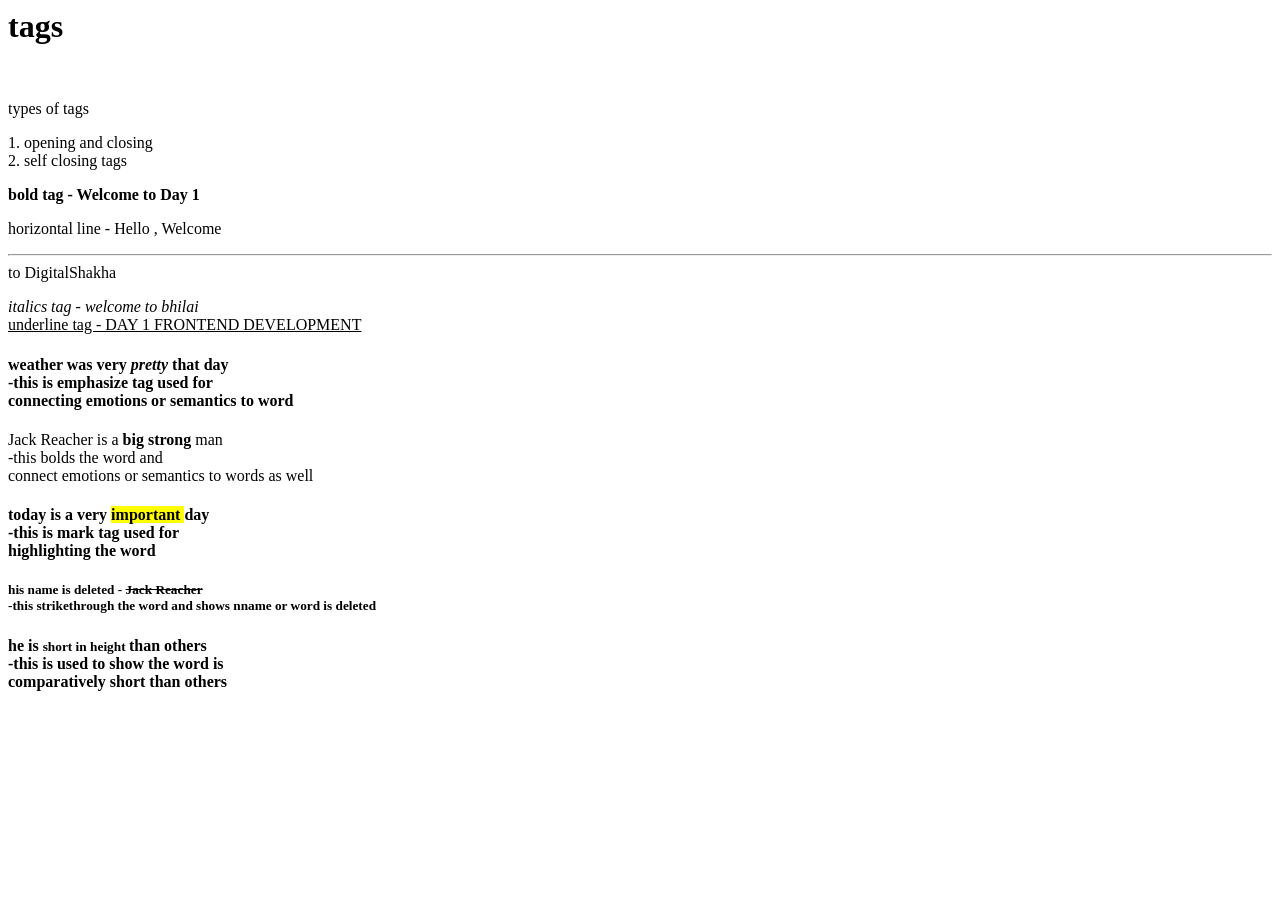
<file: index.html>
<!DOCTYPE>
<html>
    <head>
        <title> Day 1 - VT </title>
    </head>
    <body>
        <h1> tags </h1> <br>
        <p> types of tags </p> 
        <p> 1. opening and closing <br> 2. self closing tags </p>
        <b> bold tag - Welcome to Day 1</b>
        <p> horizontal line - Hello , Welcome <hr> to DigitalShakha </p>
        <i> italics tag - welcome to bhilai </i> <br>
        <u> underline tag - DAY 1 FRONTEND DEVELOPMENT</u><br>
        <h4>weather was very <em> pretty </em> that day <br> -this is emphasize tag used for <br> connecting emotions or semantics to word</h4>
        <p>Jack Reacher is a <strong> big strong </strong> man <br> -this bolds the word and<br> connect emotions or semantics to words as well</p>  
        <h4> today is a very <mark> important </mark> day <br> -this is mark tag used for <br> highlighting the word </h4>
        <h5> his name is deleted - <del> Jack Reacher </del> <br> -this strikethrough the word and shows nname or word is deleted </h5>
        <h4> he is <small> short in height </small> than others <br> -this is used to show the word is <br> comparatively short than others </h4>
    </body>
</html>
</file>
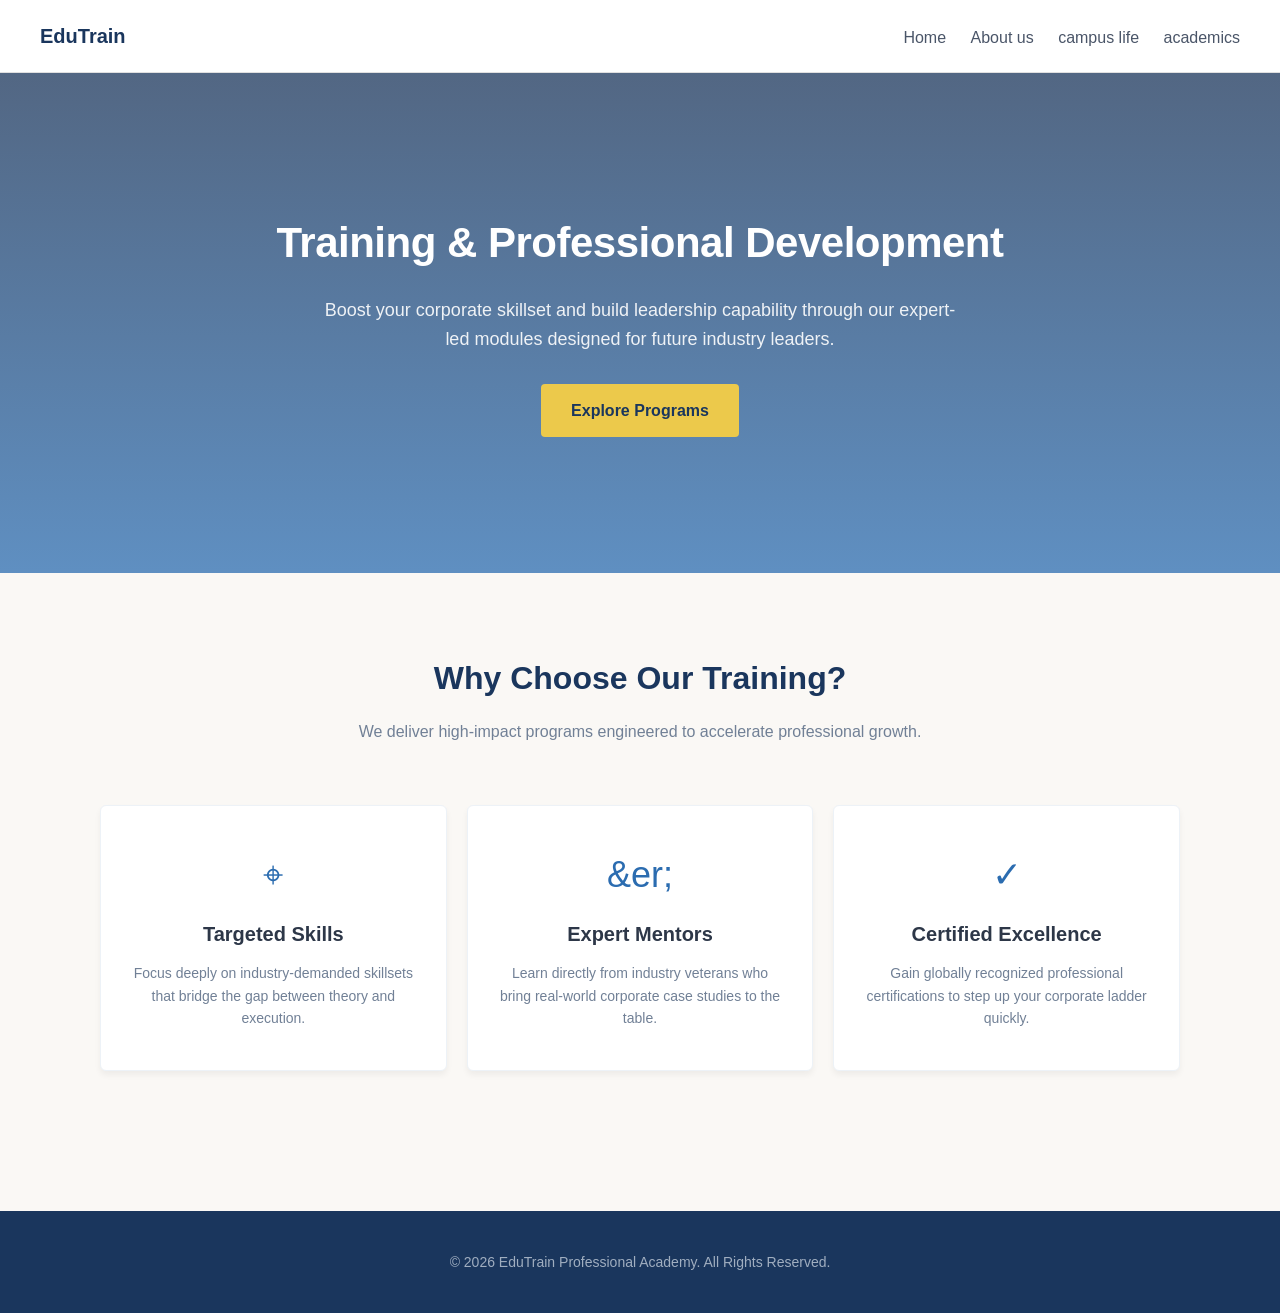
<file: cssintro.html>
<!DOCTYPE html>
<html lang="en">
<head>
    <meta charset="UTF-8">
    <meta name="viewport" content="width=device-width, initial-scale=1.0">
    <title>Training & Professional Development</title>
    <link rel="stylesheet" href="day 5.css">
</head>
<body>

    <!-- Header / Navigation Bar -->
    <header class="navbar">
        <div class="logo">EduTrain</div>
        <nav class="nav-links">
            <a href="home.html">Home</a>
            <a href="aboutus.html">About us</a>
            <a href="campuslife.html">campus life</a>
            <a href="academics.html">academics</a>
        </nav>
    </header>

    <!-- Hero Section (Background Image Overlay Pattern) -->
    <section class="hero-section">
        <div class="hero-content">
            <h1>Training & Professional Development</h1>
            <p>Boost your corporate skillset and build leadership capability through our expert-led modules designed for future industry leaders.</p>
            <a href="#" class="btn-primary">Explore Programs</a>
        </div>
    </section>

    <!-- Content Section / Features -->
    <section class="features-section">
        <div class="section-title">
            <h2>Why Choose Our Training?</h2>
            <p>We deliver high-impact programs engineered to accelerate professional growth.</p>
        </div>
        
        <!-- Table layout simulation for robust column handling -->
        <div class="grid-table">
            <div class="grid-row">
                <div class="card">
                    <span class="card-icon">&target;</span>
                    <h3>Targeted Skills</h3>
                    <p>Focus deeply on industry-demanded skillsets that bridge the gap between theory and execution.</p>
                </div>
                <div class="card">
                    <span class="card-icon">&amper;</span>
                    <h3>Expert Mentors</h3>
                    <p>Learn directly from industry veterans who bring real-world corporate case studies to the table.</p>
                </div>
                <div class="card">
                    <span class="card-icon">&check;</span>
                    <h3>Certified Excellence</h3>
                    <p>Gain globally recognized professional certifications to step up your corporate ladder quickly.</p>
                </div>
            </div>
        </div>
    </section>

    <!-- Footer -->
    <footer>
        <p>&copy; 2026 EduTrain Professional Academy. All Rights Reserved.</p>
    </footer>

</body>
</html>
</file>
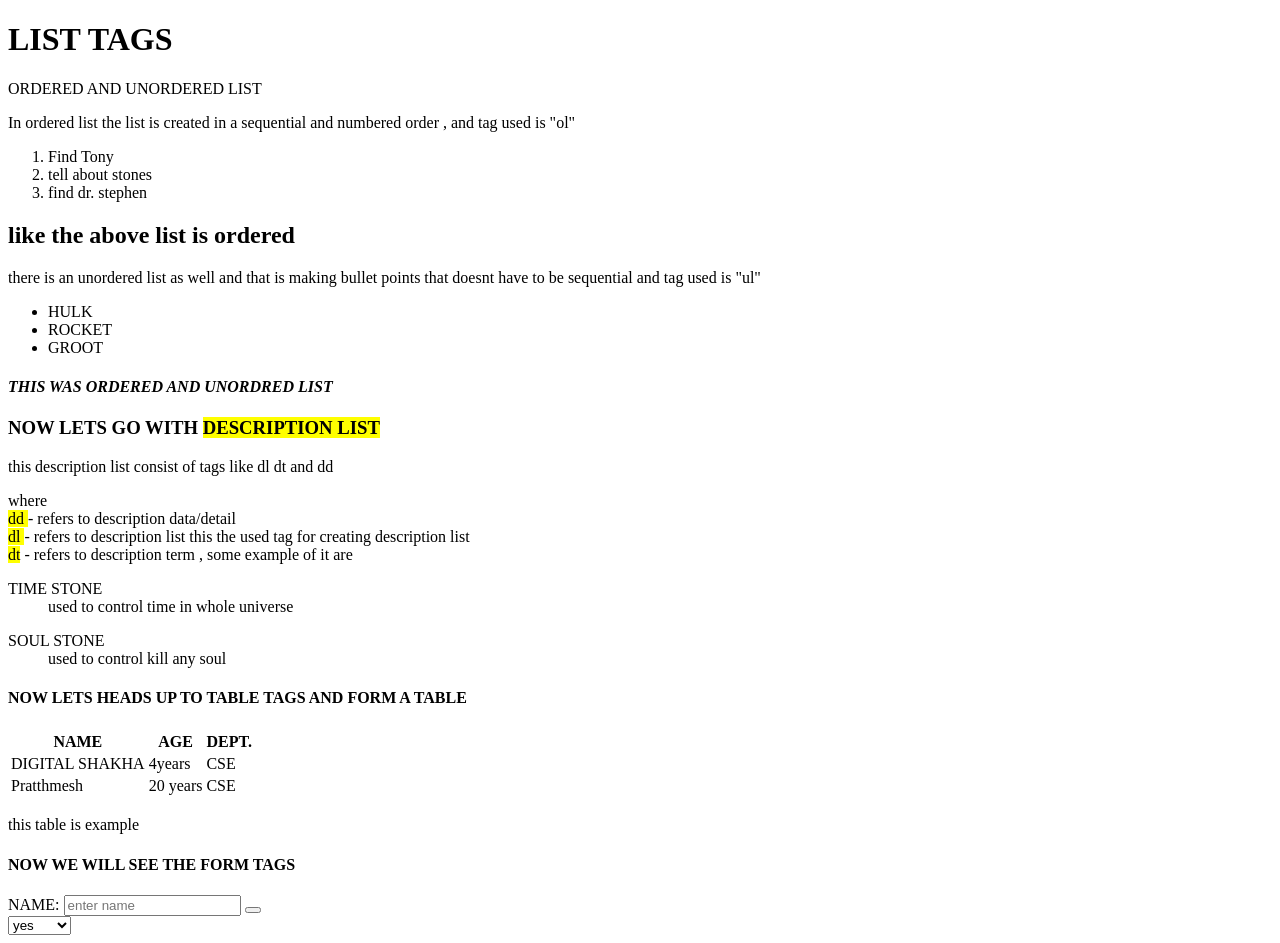
<file: day3_VT.html>
<!DOCTYPE html>
<html>
<head>
   <title>Day3_VT</title>
</head>
<body>
    <h1> LIST TAGS </h1>
    <p> ORDERED AND UNORDERED LIST </p>
    <p> In ordered list the list is created in a sequential and numbered order , and tag used is "ol" </p>
    <ol>
        <li> Find Tony </li>
        <li> tell about stones </li>
        <li> find dr. stephen </li>
    </ol>
    <h2> like the above list is ordered </h2>
    <p> there is an unordered list as well and that is making bullet points that doesnt have to be sequential and tag used is "ul" </p>
    <ul>
        <li> HULK </li>
        <li> ROCKET </li>
        <li> GROOT </li>
    </ul> 
    <h4><i> THIS WAS ORDERED AND UNORDRED LIST </i></h4>
    <h3> NOW LETS GO WITH <mark> DESCRIPTION LIST </mark></h3>
    <p> this description list consist of tags like dl dt and dd </p>
    <p>where <br> <mark> dd </mark>- refers to description data/detail <br> <mark> dl </mark>- refers to description list this the used tag for creating description list 
         <br> <mark> dt</mark> - refers to description term , some example of it are </p>
    <dl> 
        <dt> TIME STONE </dt>
        <dd> used to control time in whole universe </dd>
    </dl>
    <dl>
        <dt> SOUL STONE </dt>
        <dd> used to control kill any soul </dd>
    </dl>
    <h4> NOW LETS HEADS UP TO TABLE TAGS AND FORM A TABLE </h4>
    <table>
        <tr>
        <tbody> 
            <th> NAME </th>
            <th> AGE </th>
            <th> DEPT.</th>
        </tr>
        <tr> 
            <td> DIGITAL SHAKHA </td>
            <td> 4years </td>
            <td> CSE </td>
        </tr>
        <tr>
            <td> Pratthmesh </td>
            <td> 20 years </td>
            <td> CSE </td>
        </tr>
        </tbody>
    </table>
    <br>
    <caption> this table is example </caption>
    <br> <h4> 
        NOW WE WILL SEE THE FORM TAGS 
    </h4>

    <form> 
        <label> NAME: </label>
        <input type="text" placeholder="enter name">
        <button type="submit"></button>
        <br>
        <select>
            <option> yes </option>
            <option> no </option>
            <option> maybe </option>
        </select>
    </form>
</body>
</html>
</file>
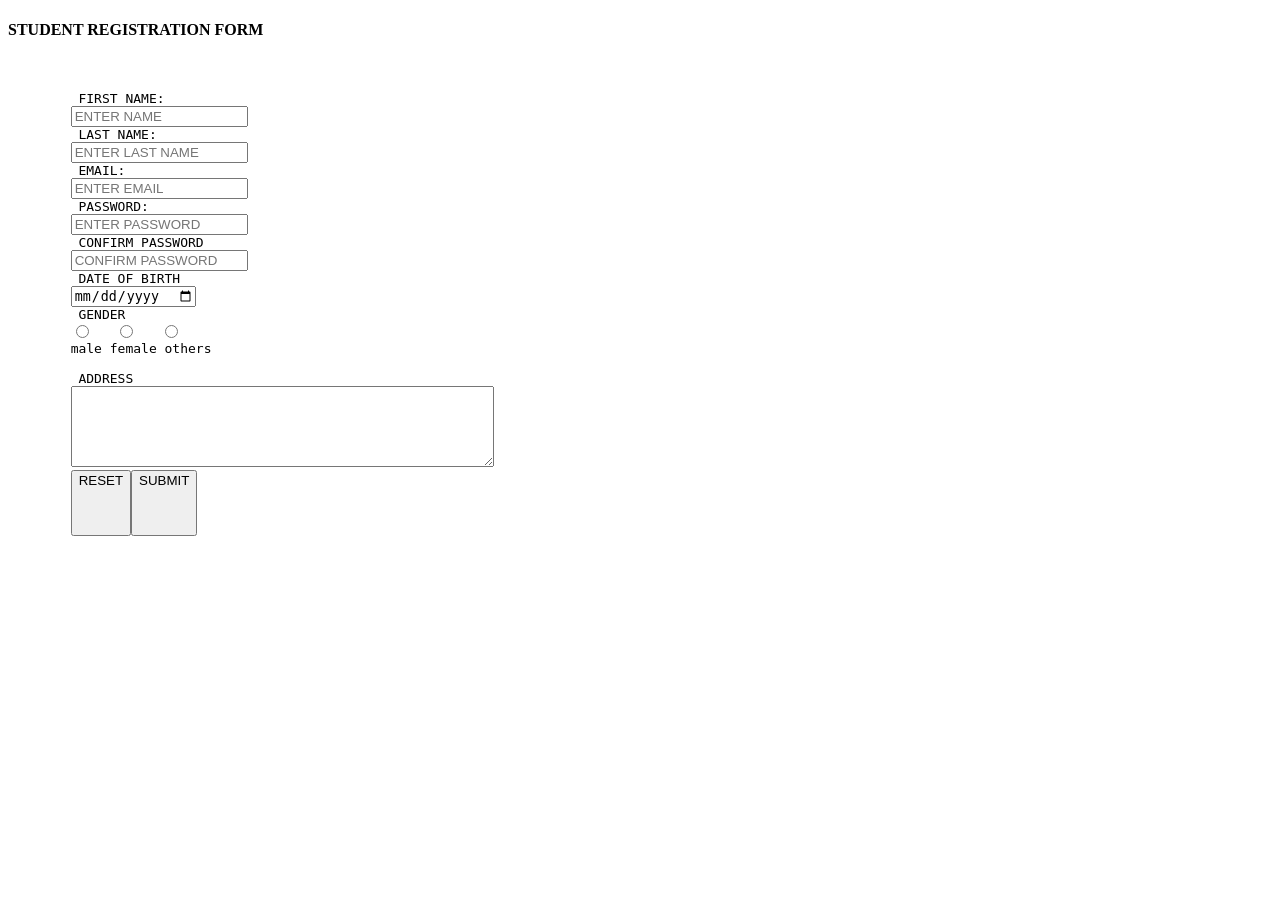
<file: TASK01.html>
<!DOCTYPE html>
<html lang="en">
<head>
    <title>STUDENT REGISTRATION FORM </title>
</head>
<body>
    <h4>STUDENT REGISTRATION FORM </h4> 
    <pre>
    <form>
        <label> FIRST NAME: </label>
        <input type="text" placeholder="ENTER NAME">
        <label> LAST NAME: </label>
        <input type="text" placeholder="ENTER LAST NAME">
        <label> EMAIL: </label>
        <input type="email" placeholder="ENTER EMAIL">
        <label> PASSWORD: </label>
        <input type="password" placeholder="ENTER PASSWORD">
        <label> CONFIRM PASSWORD </label>
        <input type="password" placeholder="CONFIRM PASSWORD">
        <label> DATE OF BIRTH </label>
        <input type="date" >
        <label> GENDER </label>
        <input type="radio" id="male" name="male" title="male">   <input type="radio" id="female" name="female" title="female">   <input type="radio" id="others" title="others"> 
        <label>male female others</label>

        <label> ADDRESS </label>
        <textarea id="address" 
        name="address"
        rows="5"
        cols="50"
        placeholder="ENTER ADDRESS"> 
        </textarea>
        <button type="reset" title="reset"><label>RESET</label>
            
 
        <button type="submit" title="submit"><label>SUBMIT</label>
       
    </form>
    </pre>
</body>
</html>
</file>
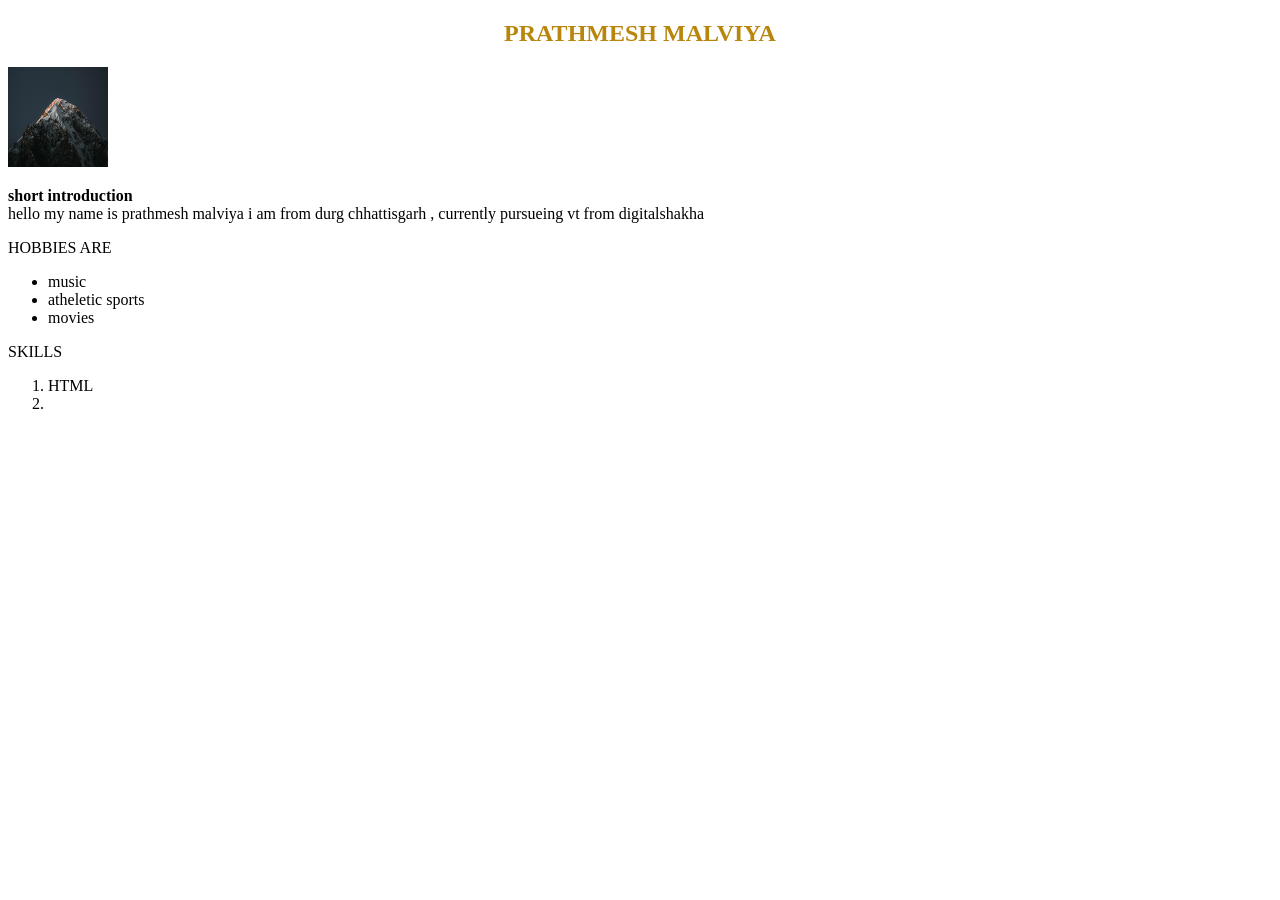
<file: TASK02.html>
<!DOCTYPE html>
<html lang="en">
<head>
    <link rel="stylesheet" href="style.css">
    <title>PERSONAL PROFILE PAGE </title>
</head>
<body>
    <h2> PRATHMESH MALVIYA </h2>
    <img src="slava-auchynnikau-Z4g5S4sksPQ-unsplash.jpg" width="100" height="100" alt="profile image">
    <p><strong>short introduction</strong><br>
    hello my name is prathmesh malviya i am from durg chhattisgarh , currently pursueing vt from digitalshakha </p>
 <p> HOBBIES ARE </p>
 <ul>
    <li> music </li>
    <li> atheletic sports </li>
    <li> movies </li>
 </ul>   
 <p> SKILLS </p>
 <ol>
    <li> HTML </li>
    <li> </li>
 </ol>
</body>
</html>
</file>
<file: day 5.css>
/* Reset and Base Styles */
* {
    box-sizing: border-box;
    margin: 0;
    padding: 0;
}

body {
    font-family: 'Helvetica Neue', Arial, sans-serif;
    color: #333333;
    background-color: #faf8f5;
    line-height: 1.6;
}

/* Navbar Styling */
.navbar {
    background-color: #ffffff;
    padding: 20px 40px;
    border-bottom: 1px solid #e0e0e0;
}

.logo {
    display: inline-block;
    font-size: 20px;
    font-weight: bold;
    color: #1a365d;
}

.nav-links {
    float: right;
    margin-top: 5px;
}

.nav-links a {
    text-decoration: none;
    color: #4a5568;
    margin-left: 20px;
    font-weight: 500;
}

.nav-links a:hover {
    color: #2b6cb0;
}

/* Hero Section with Clean Text Visibility Overlay */
.hero-section {
    position: relative;
    width: 100%;
    min-height: 500px;
    /* READABILITY TRICK: Multi-layered background combining 60% dark overlay and image */
    background-image: 
        linear-gradient(rgba(26, 54, 93, 0.75), rgba(43, 108, 176, 0.75)), 
        url('https://images.unsplash.com/photo-1524178232363-1fb2b075b655?q=80&w=1600&auto=format&fit=crop');
    background-size: cover;
    background-position: center;
    background-repeat: no-repeat;
    
    /* Centering the content text block inside hero */
    display: table;
}

.hero-content {
    display: table-cell;
    vertical-align: middle;
    text-align: center;
    padding: 80px 20px;
    color: #ffffff;
}

.hero-content h1 {
    font-size: 42px;
    font-weight: 700;
    margin-bottom: 20px;
    letter-spacing: -0.5px;
}

.hero-content p {
    font-size: 18px;
    max-width: 650px;
    margin: 0 auto 30px auto;
    opacity: 0.9;
}

/* Buttons */
.btn-primary {
    display: inline-block;
    background-color: #ecc94b; /* Vibrant Nicepage Gold/Yellow Accent */
    color: #1a365d;
    text-decoration: none;
    padding: 14px 30px;
    font-size: 16px;
    font-weight: bold;
    border-radius: 4px;
    transition: background 0.2s ease;
}

.btn-primary:hover {
    background-color: #d69e2e;
}

/* Features/Grid Section */
.features-section {
    padding: 80px 40px;
    max-width: 1200px;
    margin: 0 auto;
}

.section-title {
    text-align: center;
    margin-bottom: 60px;
}

.section-title h2 {
    font-size: 32px;
    color: #1a365d;
    margin-bottom: 15px;
}

.section-title p {
    color: #718096;
    font-size: 16px;
}

/* Robust Layout Structure without using Flex/Grid blocks directly */
.grid-table {
    display: table;
    width: 100%;
    table-layout: fixed;
    border-collapse: separate;
    border-spacing: 20px 0;
}

.grid-row {
    display: table-row;
}

.card {
    display: table-cell;
    background: #ffffff;
    padding: 40px 30px;
    border-radius: 6px;
    text-align: center;
    vertical-align: top;
    box-shadow: 0 4px 6px rgba(0,0,0,0.05);
    border: 1px solid #edf2f7;
}

.card-icon {
    display: block;
    font-size: 36px;
    color: #2b6cb0;
    margin-bottom: 15px;
}

.card h3 {
    font-size: 20px;
    color: #2d3748;
    margin-bottom: 12px;
}

.card p {
    font-size: 14px;
    color: #718096;
}

/* Footer styling */
footer {
    background-color: #1a365d;
    color: #a0aec0;
    text-align: center;
    padding: 40px 20px;
    font-size: 14px;
    margin-top: 60px;
}
</file>
<file: style.css>
body h2 {
    color:darkgoldenrod;
    text-align: center;
}
</file>
